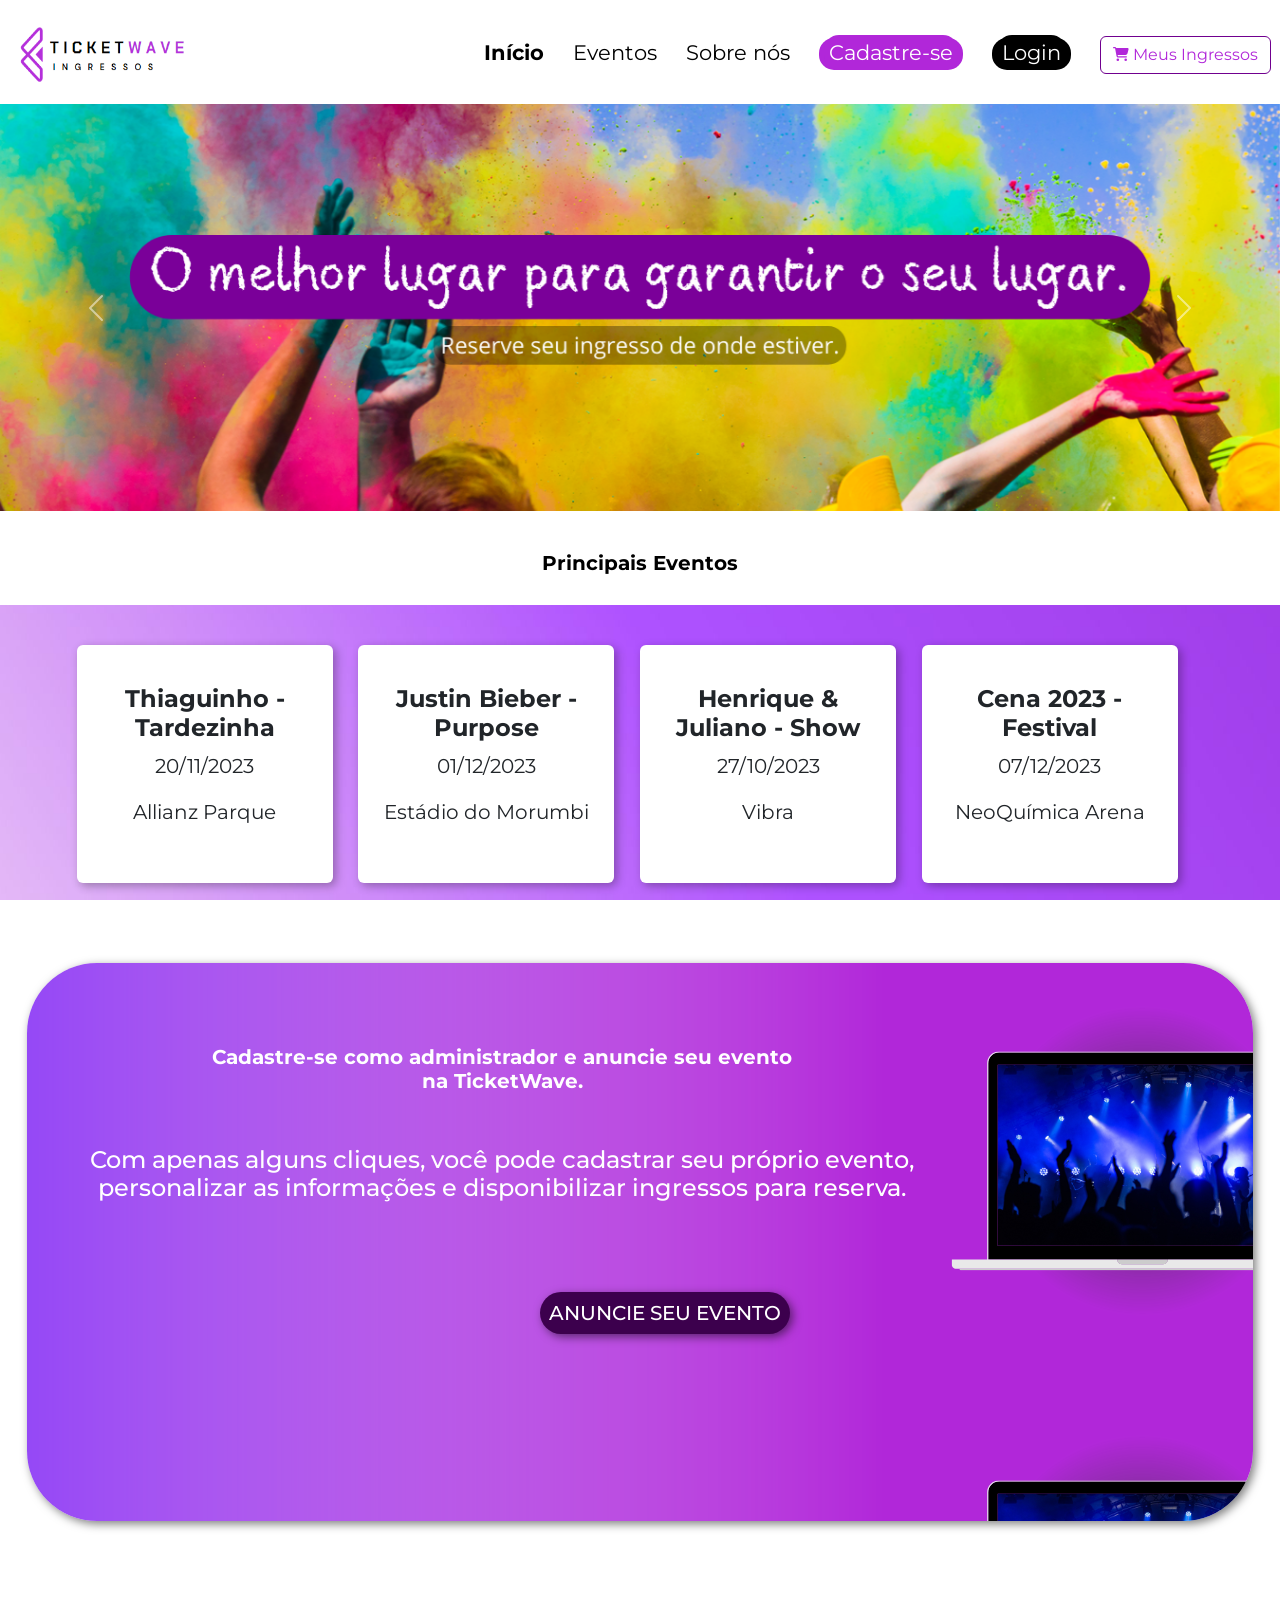
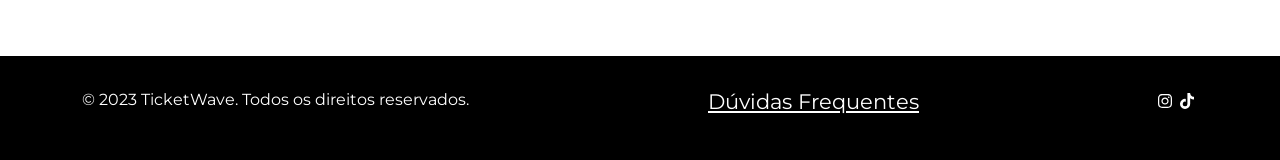
<file: PIatualizado-main/PIatualizado-main/index.html>
<!DOCTYPE html>
<html lang="pt-br">

<head>
  <meta charset="UTF-8">
  <meta name="viewport" content="width=device-width, initial-scale=1.0">
  <title>TicketWave - Reserva de Ingressos</title>
  <link rel="icon" href="./img/logo-semfundo.png" type="image/Vector">
  <link href="https://cdn.jsdelivr.net/npm/bootstrap@5.3.2/dist/css/bootstrap.min.css" rel="stylesheet"
    integrity="sha384-T3c6CoIi6uLrA9TneNEoa7RxnatzjcDSCmG1MXxSR1GAsXEV/Dwwykc2MPK8M2HN" crossorigin="anonymous">
  <link rel="stylesheet" href="./css/style.css">
</head>


<body>
  <!--CABEÇALHO-->
  <header class="cabecalho">
    <img src="./img/LOGO.png" alt="logo da empresa" width="185" height="60">
    <nav>
      <ul class="menu-navegacao">
        <li><a id="inicio-cabecalho" href="index.html">Início</a></li>
        <li><a href="eventos.html">Eventos</a></li>
        <li><a href="sobre.html">Sobre nós</a></li>
        <li class="cadastro-inicio"><a class="cadastro-inicio" href="tela-cadastro.html">Cadastre-se</a></li>
        <li class="login-inicio"><a class="login-inicio" href="tela-login.html">Login</a></li>
        <li class="meu-ingresso"><a href="meus-ingressos.html"><button type="button" id="botao-meus-eventos" class="btn btn-outline-dark"><svg xmlns="http://www.w3.org/2000/svg" height="0.875em" viewBox="0 0 576 512"><!--! Font Awesome Free 6.4.2 by @fontawesome - https://fontawesome.com License - https://fontawesome.com/license (Commercial License) Copyright 2023 Fonticons, Inc. --><path d="M0 24C0 10.7 10.7 0 24 0H69.5c22 0 41.5 12.8 50.6 32h411c26.3 0 45.5 25 38.6 50.4l-41 152.3c-8.5 31.4-37 53.3-69.5 53.3H170.7l5.4 28.5c2.2 11.3 12.1 19.5 23.6 19.5H488c13.3 0 24 10.7 24 24s-10.7 24-24 24H199.7c-34.6 0-64.3-24.6-70.7-58.5L77.4 54.5c-.7-3.8-4-6.5-7.9-6.5H24C10.7 48 0 37.3 0 24zM128 464a48 48 0 1 1 96 0 48 48 0 1 1 -96 0zm336-48a48 48 0 1 1 0 96 48 48 0 1 1 0-96z" fill="#b127d9"/></svg>Meus Ingressos</button></a></li>
      </ul>
    </nav>
  </header>

  <!--CARROSSEL DE SLIDES-->

  <div id="carouselExampleAutoplaying" class="carousel slide" data-bs-ride="carousel">
    <div class="carousel-inner">
      <div class="carousel-item active">
        <img src="./img/slogan.png" class="d-block w-100" alt="img1">
      </div>
      <div class="carousel-item">
        <img src="./img/coldplay.png" class="d-block w-100" alt="img2">
      </div>
      <div class="carousel-item">
        <img src="./img/taylor.png" class="d-block w-100" alt="img3">
      </div>
    </div>
    <button class="carousel-control-prev" type="button" data-bs-target="#carouselExampleAutoplaying"
      data-bs-slide="prev">
      <span class="carousel-control-prev-icon" aria-hidden="true"></span>
      <span class="visually-hidden">Previous</span>
    </button>
    <button class="carousel-control-next" type="button" data-bs-target="#carouselExampleAutoplaying"
      data-bs-slide="next">
      <span class="carousel-control-next-icon" aria-hidden="true"></span>
      <span class="visually-hidden">Next</span>
    </button>
  </div>

  <!--PRINCIPAIS EVENTOS-->

  <h2 class="eventos-titulo">Principais Eventos</h2>
  
  <div class="eventos">
    <div class="eventos-single" onclick="redirecionarParaPagina('tela-evento.html')">
      <h4 class="nome-evento">Thiaguinho - Tardezinha</h2>
        <p class="data-evento">20/11/2023</p>
        <p class="local-evento">Allianz Parque</p>
    </div>
    <div class="eventos-single" onclick="redirecionarParaPagina('tela-evento.html')">
      <h4 class="nome-evento">Justin Bieber - Purpose</h2>
        <p class="data-evento">01/12/2023</p>
        <p class="local-evento">Estádio do Morumbi</p>
    </div>
    <div class="eventos-single" onclick="redirecionarParaPagina('tela-evento.html')">
      <h4 class="nome-evento">Henrique & Juliano - Show</h2>
        <p class="data-evento">27/10/2023</p>
        <p class="local-evento">Vibra</p>
    </div>
    <div class="eventos-single" onclick="redirecionarParaPagina('tela-evento.html')">
      <h4 class="nome-evento">Cena 2023 - Festival</h2>
        <p class="data-evento">07/12/2023</p>
        <p class="local-evento">NeoQuímica Arena</p>
    </div>
  </div>

  <!--PERFIL ADMINISTRADOR-->
  <div class="perfil-admin">
    <div class="texto-admin">
      <h2 class="Anuncie">Cadastre-se como administrador e anuncie seu evento<br>na TicketWave.</h2>
      <h4 class="Desc-anuncie">Com apenas alguns cliques, você pode cadastrar seu próprio evento,<br>personalizar as informações e disponibilizar ingressos para reserva.</h4>
      <h4 class="botao-adm">ANUNCIE SEU EVENTO</h4>
    </div>
  </div>

  <!--RODAPÉ-->
  <footer>
    <div class = "container">
      <div class="footer-content">
        <p>© 2023 TicketWave. Todos os direitos reservados.</p>
        <a class = "duvidas" href="#">Dúvidas Frequentes</a>
        <div class="redes">
          <svg xmlns="http://www.w3.org/2000/svg" height="1em" viewBox="0 0 448 512"><!--! Font Awesome Free 6.4.2 by @fontawesome - https://fontawesome.com License - https://fontawesome.com/license (Commercial License) Copyright 2023 Fonticons, Inc. --><path d="M224.1 141c-63.6 0-114.9 51.3-114.9 114.9s51.3 114.9 114.9 114.9S339 319.5 339 255.9 287.7 141 224.1 141zm0 189.6c-41.1 0-74.7-33.5-74.7-74.7s33.5-74.7 74.7-74.7 74.7 33.5 74.7 74.7-33.6 74.7-74.7 74.7zm146.4-194.3c0 14.9-12 26.8-26.8 26.8-14.9 0-26.8-12-26.8-26.8s12-26.8 26.8-26.8 26.8 12 26.8 26.8zm76.1 27.2c-1.7-35.9-9.9-67.7-36.2-93.9-26.2-26.2-58-34.4-93.9-36.2-37-2.1-147.9-2.1-184.9 0-35.8 1.7-67.6 9.9-93.9 36.1s-34.4 58-36.2 93.9c-2.1 37-2.1 147.9 0 184.9 1.7 35.9 9.9 67.7 36.2 93.9s58 34.4 93.9 36.2c37 2.1 147.9 2.1 184.9 0 35.9-1.7 67.7-9.9 93.9-36.2 26.2-26.2 34.4-58 36.2-93.9 2.1-37 2.1-147.8 0-184.8zM398.8 388c-7.8 19.6-22.9 34.7-42.6 42.6-29.5 11.7-99.5 9-132.1 9s-102.7 2.6-132.1-9c-19.6-7.8-34.7-22.9-42.6-42.6-11.7-29.5-9-99.5-9-132.1s-2.6-102.7 9-132.1c7.8-19.6 22.9-34.7 42.6-42.6 29.5-11.7 99.5-9 132.1-9s102.7-2.6 132.1 9c19.6 7.8 34.7 22.9 42.6 42.6 11.7 29.5 9 99.5 9 132.1s2.7 102.7-9 132.1z" fill="white"/></svg>
          <svg xmlns="http://www.w3.org/2000/svg" height="1em" viewBox="0 0 448 512"><!--! Font Awesome Free 6.4.2 by @fontawesome - https://fontawesome.com License - https://fontawesome.com/license (Commercial License) Copyright 2023 Fonticons, Inc. --><path d="M448,209.91a210.06,210.06,0,0,1-122.77-39.25V349.38A162.55,162.55,0,1,1,185,188.31V278.2a74.62,74.62,0,1,0,52.23,71.18V0l88,0a121.18,121.18,0,0,0,1.86,22.17h0A122.18,122.18,0,0,0,381,102.39a121.43,121.43,0,0,0,67,20.14Z" fill="white"/></svg>
        </div>  
      </div>
    </div>
  </footer>

  <script src="https://cdn.jsdelivr.net/npm/bootstrap@5.3.2/dist/js/bootstrap.bundle.min.js" integrity="sha384-C6RzsynM9kWDrMNeT87bh95OGNyZPhcTNXj1NW7RuBCsyN/o0jlpcV8Qyq46cDfL"crossorigin="anonymous"></script>

  
  <script>
    function redirecionarParaPagina(pagina) {
      window.location.href = pagina;
    }
  </script>



</body>

</html>
</file>
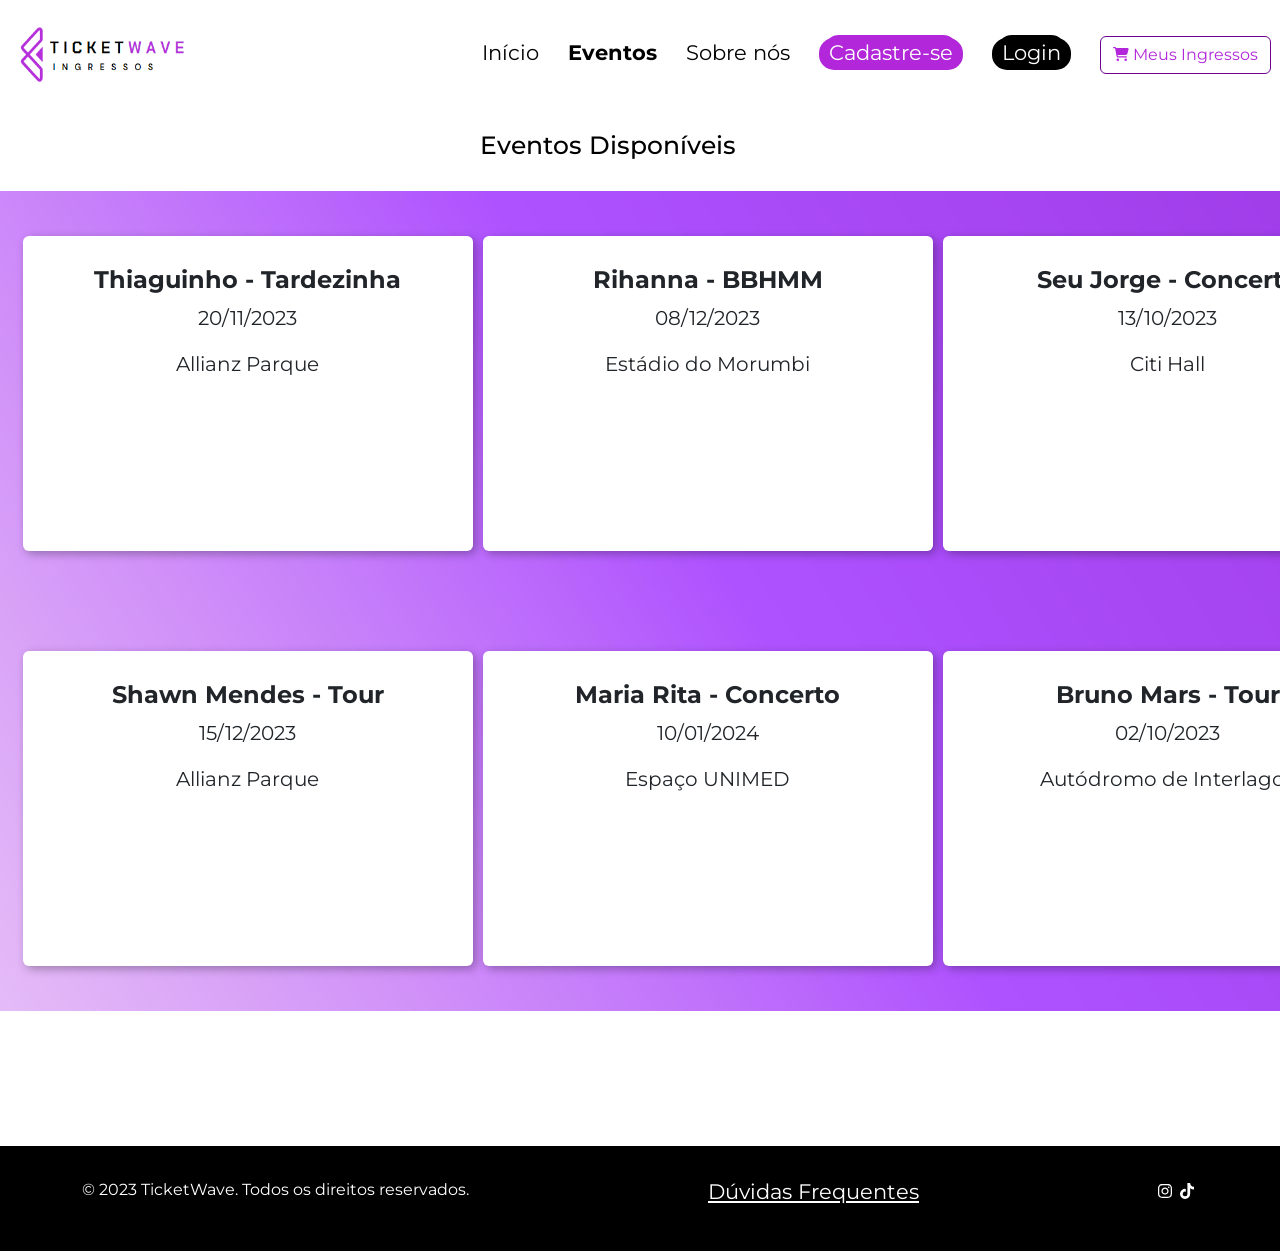
<file: PIatualizado-main/PIatualizado-main/eventos.html>
<!DOCTYPE html>
<html lang="pt-br">

<head>
  <meta charset="UTF-8">
  <meta name="viewport" content="width=device-width, initial-scale=1.0">
  <title>TicketWave - Reserva de Ingressos</title>
  <link rel="icon" href="./img/logo-semfundo.png" type="image/Vector">
  <link href="https://cdn.jsdelivr.net/npm/bootstrap@5.3.2/dist/css/bootstrap.min.css" rel="stylesheet"
    integrity="sha384-T3c6CoIi6uLrA9TneNEoa7RxnatzjcDSCmG1MXxSR1GAsXEV/Dwwykc2MPK8M2HN" crossorigin="anonymous">
  <link rel="stylesheet" href="./css/style.css">
</head>


<body>
  <!--CABEÇALHO-->
  <header class="cabecalho">
    <img src="./img/LOGO.png" alt="logo da empresa" width="185" height="60">
    <nav>
      <ul class="menu-navegacao">
        <li><a href="index.html">Início</a></li>
        <li><a id="eventos-cabecalho" href="eventos.html">Eventos</a></li>
        <li><a href="sobre.html">Sobre nós</a></li>
        <li class="cadastro-inicio"><a class="cadastro-inicio" href="tela-cadastro.html">Cadastre-se</a></li>
        <li class="login-inicio"><a class="login-inicio" href="tela-login.html">Login</a></li>
        <li class="meu-ingresso"><a href="meus-ingressos.html"><button type="button" id="botao-meus-eventos" class="btn btn-outline-dark"><svg xmlns="http://www.w3.org/2000/svg" height="0.875em" viewBox="0 0 576 512"><!--! Font Awesome Free 6.4.2 by @fontawesome - https://fontawesome.com License - https://fontawesome.com/license (Commercial License) Copyright 2023 Fonticons, Inc. --><path d="M0 24C0 10.7 10.7 0 24 0H69.5c22 0 41.5 12.8 50.6 32h411c26.3 0 45.5 25 38.6 50.4l-41 152.3c-8.5 31.4-37 53.3-69.5 53.3H170.7l5.4 28.5c2.2 11.3 12.1 19.5 23.6 19.5H488c13.3 0 24 10.7 24 24s-10.7 24-24 24H199.7c-34.6 0-64.3-24.6-70.7-58.5L77.4 54.5c-.7-3.8-4-6.5-7.9-6.5H24C10.7 48 0 37.3 0 24zM128 464a48 48 0 1 1 96 0 48 48 0 1 1 -96 0zm336-48a48 48 0 1 1 0 96 48 48 0 1 1 0-96z" fill="#b127d9"/></svg>Meus Ingressos</button></a></li>
      </ul>
    </nav>
  </header>

  <!--LISTA DE EVENTOS-->
  <h3 class="lista-eventos">Eventos Disponíveis</h3>
  <div class="grid-container">
    <div class="grid-item" onclick="redirecionarParaPagina('tela-evento.html')">
        <h4 class="nome-evento">Thiaguinho - Tardezinha</h4>
          <p class="data-evento">20/11/2023</p>
          <p class="local-evento">Allianz Parque</p>
    </div>
    <div class="grid-item" onclick="redirecionarParaPagina('tela-evento.html')">
        <h4 class="nome-evento">Rihanna - BBHMM</h4>
          <p class="data-evento">08/12/2023</p>
          <p class="local-evento">Estádio do Morumbi</p>
    </div>
    <div class="grid-item" onclick="redirecionarParaPagina('tela-evento.html')">
        <h4 class="nome-evento">Seu Jorge - Concerto</h4>
          <p class="data-evento">13/10/2023</p>
          <p class="local-evento">Citi Hall</p>
    </div>
    <div class="grid-item" onclick="redirecionarParaPagina('tela-evento.html')">
        <h4 class="nome-evento">Shawn Mendes - Tour</h4>
        <p class="data-evento">15/12/2023</p>
        <p class="local-evento">Allianz Parque</p>
    </div>
    <div class="grid-item" onclick="redirecionarParaPagina('tela-evento.html')">
        <h4 class="nome-evento">Maria Rita - Concerto</h4>
          <p class="data-evento">10/01/2024</p>
          <p class="local-evento">Espaço UNIMED</p>
    </div>
    <div class="grid-item" onclick="redirecionarParaPagina('tela-evento.html')">
        <h4 class="nome-evento">Bruno Mars - Tour</h4>
          <p class="data-evento">02/10/2023</p>
          <p class="local-evento">Autódromo de Interlagos</p>
    </div>
   </div>

   <!--RODAPÉ-->
  <footer>
    <div class = "container">
      <div class="footer-content">
        <p>© 2023 TicketWave. Todos os direitos reservados.</p>
        <a class = "duvidas" href="#">Dúvidas Frequentes</a>
        <div class="redes">
          <svg xmlns="http://www.w3.org/2000/svg" height="1em" viewBox="0 0 448 512"><!--! Font Awesome Free 6.4.2 by @fontawesome - https://fontawesome.com License - https://fontawesome.com/license (Commercial License) Copyright 2023 Fonticons, Inc. --><path d="M224.1 141c-63.6 0-114.9 51.3-114.9 114.9s51.3 114.9 114.9 114.9S339 319.5 339 255.9 287.7 141 224.1 141zm0 189.6c-41.1 0-74.7-33.5-74.7-74.7s33.5-74.7 74.7-74.7 74.7 33.5 74.7 74.7-33.6 74.7-74.7 74.7zm146.4-194.3c0 14.9-12 26.8-26.8 26.8-14.9 0-26.8-12-26.8-26.8s12-26.8 26.8-26.8 26.8 12 26.8 26.8zm76.1 27.2c-1.7-35.9-9.9-67.7-36.2-93.9-26.2-26.2-58-34.4-93.9-36.2-37-2.1-147.9-2.1-184.9 0-35.8 1.7-67.6 9.9-93.9 36.1s-34.4 58-36.2 93.9c-2.1 37-2.1 147.9 0 184.9 1.7 35.9 9.9 67.7 36.2 93.9s58 34.4 93.9 36.2c37 2.1 147.9 2.1 184.9 0 35.9-1.7 67.7-9.9 93.9-36.2 26.2-26.2 34.4-58 36.2-93.9 2.1-37 2.1-147.8 0-184.8zM398.8 388c-7.8 19.6-22.9 34.7-42.6 42.6-29.5 11.7-99.5 9-132.1 9s-102.7 2.6-132.1-9c-19.6-7.8-34.7-22.9-42.6-42.6-11.7-29.5-9-99.5-9-132.1s-2.6-102.7 9-132.1c7.8-19.6 22.9-34.7 42.6-42.6 29.5-11.7 99.5-9 132.1-9s102.7-2.6 132.1 9c19.6 7.8 34.7 22.9 42.6 42.6 11.7 29.5 9 99.5 9 132.1s2.7 102.7-9 132.1z" fill="white"/></svg>
          <svg xmlns="http://www.w3.org/2000/svg" height="1em" viewBox="0 0 448 512"><!--! Font Awesome Free 6.4.2 by @fontawesome - https://fontawesome.com License - https://fontawesome.com/license (Commercial License) Copyright 2023 Fonticons, Inc. --><path d="M448,209.91a210.06,210.06,0,0,1-122.77-39.25V349.38A162.55,162.55,0,1,1,185,188.31V278.2a74.62,74.62,0,1,0,52.23,71.18V0l88,0a121.18,121.18,0,0,0,1.86,22.17h0A122.18,122.18,0,0,0,381,102.39a121.43,121.43,0,0,0,67,20.14Z" fill="white"/></svg>
        </div>  
      </div>
    </div>
  </footer>

  <script src="script.js"></script>
  <script src="https://cdn.jsdelivr.net/npm/bootstrap@5.3.2/dist/js/bootstrap.bundle.min.js" integrity="sha384-C6RzsynM9kWDrMNeT87bh95OGNyZPhcTNXj1NW7RuBCsyN/o0jlpcV8Qyq46cDfL"crossorigin="anonymous"></script>

  <script>
    function redirecionarParaPagina(pagina) {
      window.location.href = pagina;
    }
  </script>


</body>

</html>
</file>
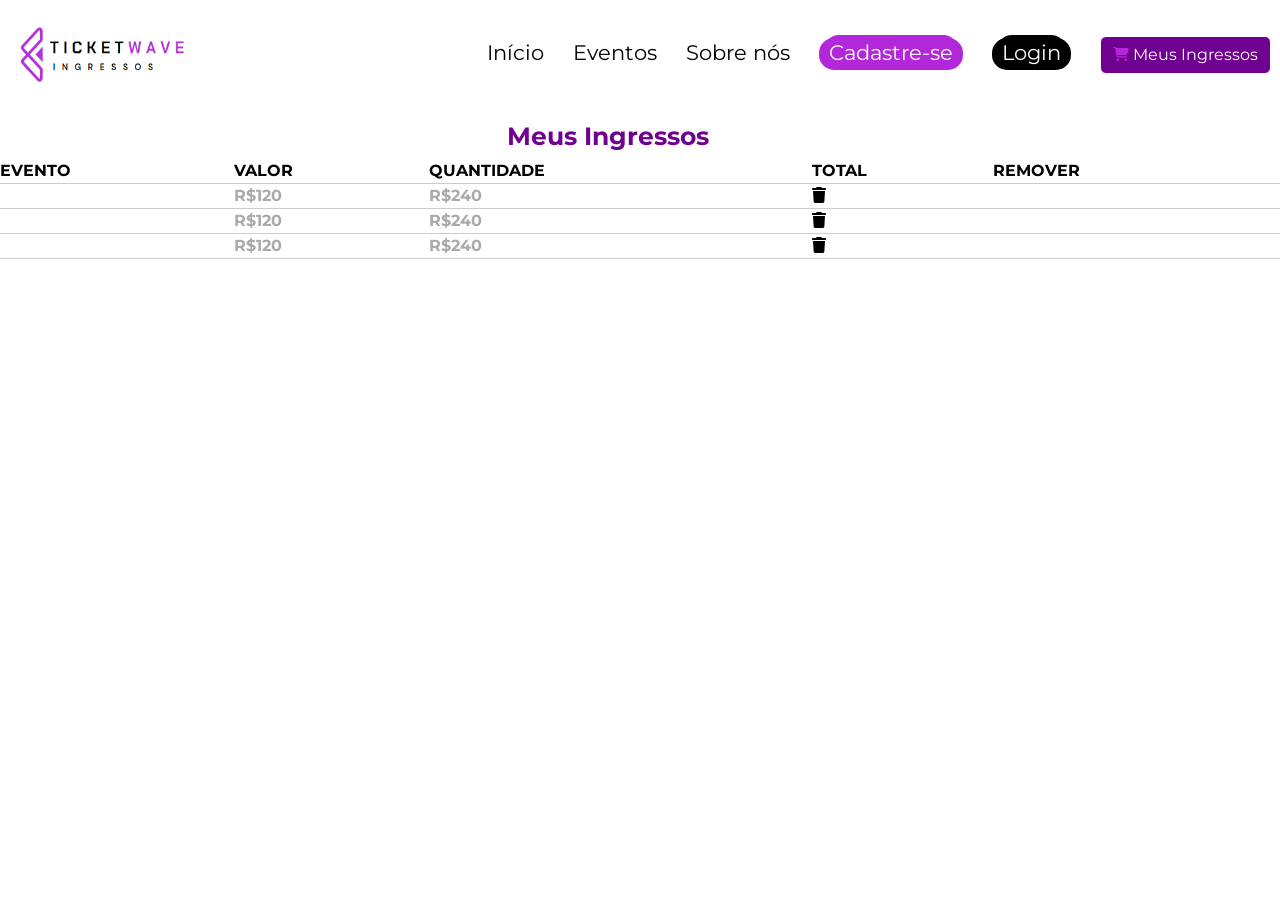
<file: PIatualizado-main/PIatualizado-main/meus-ingressos.html>
<!DOCTYPE html>
<html lang="pt-br">

<head>
  <meta charset="UTF-8">
  <meta name="viewport" content="width=device-width, initial-scale=1.0">
  <title>TicketWave - Reserva de Ingressos</title>
  <link rel="icon" href="./img/logo-semfundo.png" type="image/Vector">
  <link href="https://cdn.jsdelivr.net/npm/bootstrap@5.3.2/dist/css/bootstrap.min.css" rel="stylesheet"
    integrity="sha384-T3c6CoIi6uLrA9TneNEoa7RxnatzjcDSCmG1MXxSR1GAsXEV/Dwwykc2MPK8M2HN" crossorigin="anonymous">
  <link rel="stylesheet" href="./css/style.css">
</head>

<body>

  <!--CABEÇALHO-->
  <header class="cabecalho">
    <img src="./img/LOGO.png" alt="logo da empresa" width="185" height="60">
    <nav>
      <ul class="menu-navegacao">
        <li><a href="index.html">Início</a></li>
        <li><a href="eventos.html">Eventos</a></li>
        <li><a href="sobre.html">Sobre nós</a></li>
        <li class="cadastro-inicio"><a class="cadastro-inicio" href="tela-cadastro.html">Cadastre-se</a></li>
        <li class="login-inicio"><a class="login-inicio" href="tela-login.html">Login</a></li>
        <li class="meu-ingresso"><a href="meus-ingressos.html"><button type="button" id="botao-meus-eventos2" class="btn btn-outline-dark"><svg xmlns="http://www.w3.org/2000/svg" height="0.875em" viewBox="0 0 576 512"><!--! Font Awesome Free 6.4.2 by @fontawesome - https://fontawesome.com License - https://fontawesome.com/license (Commercial License) Copyright 2023 Fonticons, Inc. --><path d="M0 24C0 10.7 10.7 0 24 0H69.5c22 0 41.5 12.8 50.6 32h411c26.3 0 45.5 25 38.6 50.4l-41 152.3c-8.5 31.4-37 53.3-69.5 53.3H170.7l5.4 28.5c2.2 11.3 12.1 19.5 23.6 19.5H488c13.3 0 24 10.7 24 24s-10.7 24-24 24H199.7c-34.6 0-64.3-24.6-70.7-58.5L77.4 54.5c-.7-3.8-4-6.5-7.9-6.5H24C10.7 48 0 37.3 0 24zM128 464a48 48 0 1 1 96 0 48 48 0 1 1 -96 0zm336-48a48 48 0 1 1 0 96 48 48 0 1 1 0-96z" fill="#b127d9"/></svg>Meus Ingressos</button></a></li>
      </ul>
    </nav>
  </header>


  <!--CONTEÚDO DOS CARRINHOS-->
  <H3 class="titulo-carrinho-ingressos">Meus Ingressos</H3>
  <div class="lista-ingressos">
    <section>
      <table class="carrinho-ingressos">
        <thead>
          <tr>
            <th>Evento</th>
            <th>Valor</th>
            <th>Quantidade</th>
            <th>Total</th>
            <th>Remover</th>
          </tr>
        </thead>
        <tbody>
          <td></td>
          <td>R$120</td>
          <td>R$240</td>
          <td><svg id= "delete-ingresso" xmlns="http://www.w3.org/2000/svg" height="1em" viewBox="0 0 448 512"><!--! Font Awesome Free 6.4.2 by @fontawesome - https://fontawesome.com License - https://fontawesome.com/license (Commercial License) Copyright 2023 Fonticons, Inc. --><path d="M135.2 17.7L128 32H32C14.3 32 0 46.3 0 64S14.3 96 32 96H416c17.7 0 32-14.3 32-32s-14.3-32-32-32H320l-7.2-14.3C307.4 6.8 296.3 0 284.2 0H163.8c-12.1 0-23.2 6.8-28.6 17.7zM416 128H32L53.2 467c1.6 25.3 22.6 45 47.9 45H346.9c25.3 0 46.3-19.7 47.9-45L416 128z"/></svg></td>
        </tbody>
        <tbody>
          <td></td>
          <td>R$120</td>
          <td>R$240</td>
          <td><svg id= "delete-ingresso" xmlns="http://www.w3.org/2000/svg" height="1em" viewBox="0 0 448 512"><!--! Font Awesome Free 6.4.2 by @fontawesome - https://fontawesome.com License - https://fontawesome.com/license (Commercial License) Copyright 2023 Fonticons, Inc. --><path d="M135.2 17.7L128 32H32C14.3 32 0 46.3 0 64S14.3 96 32 96H416c17.7 0 32-14.3 32-32s-14.3-32-32-32H320l-7.2-14.3C307.4 6.8 296.3 0 284.2 0H163.8c-12.1 0-23.2 6.8-28.6 17.7zM416 128H32L53.2 467c1.6 25.3 22.6 45 47.9 45H346.9c25.3 0 46.3-19.7 47.9-45L416 128z"/></svg></td>
        </tbody>
        <tbody>
          <td></td>
          <td>R$120</td>
          <td>R$240</td>
          <td><svg id= "delete-ingresso" xmlns="http://www.w3.org/2000/svg" height="1em" viewBox="0 0 448 512"><!--! Font Awesome Free 6.4.2 by @fontawesome - https://fontawesome.com License - https://fontawesome.com/license (Commercial License) Copyright 2023 Fonticons, Inc. --><path d="M135.2 17.7L128 32H32C14.3 32 0 46.3 0 64S14.3 96 32 96H416c17.7 0 32-14.3 32-32s-14.3-32-32-32H320l-7.2-14.3C307.4 6.8 296.3 0 284.2 0H163.8c-12.1 0-23.2 6.8-28.6 17.7zM416 128H32L53.2 467c1.6 25.3 22.6 45 47.9 45H346.9c25.3 0 46.3-19.7 47.9-45L416 128z"/></svg></td>
        </tbody>
      </table>
    </section>


  </div>



  
  <script src="https://cdn.jsdelivr.net/npm/bootstrap@5.3.2/dist/js/bootstrap.bundle.min.js" integrity="sha384-C6RzsynM9kWDrMNeT87bh95OGNyZPhcTNXj1NW7RuBCsyN/o0jlpcV8Qyq46cDfL" crossorigin="anonymous"></script>

</body>

</html>
</file>
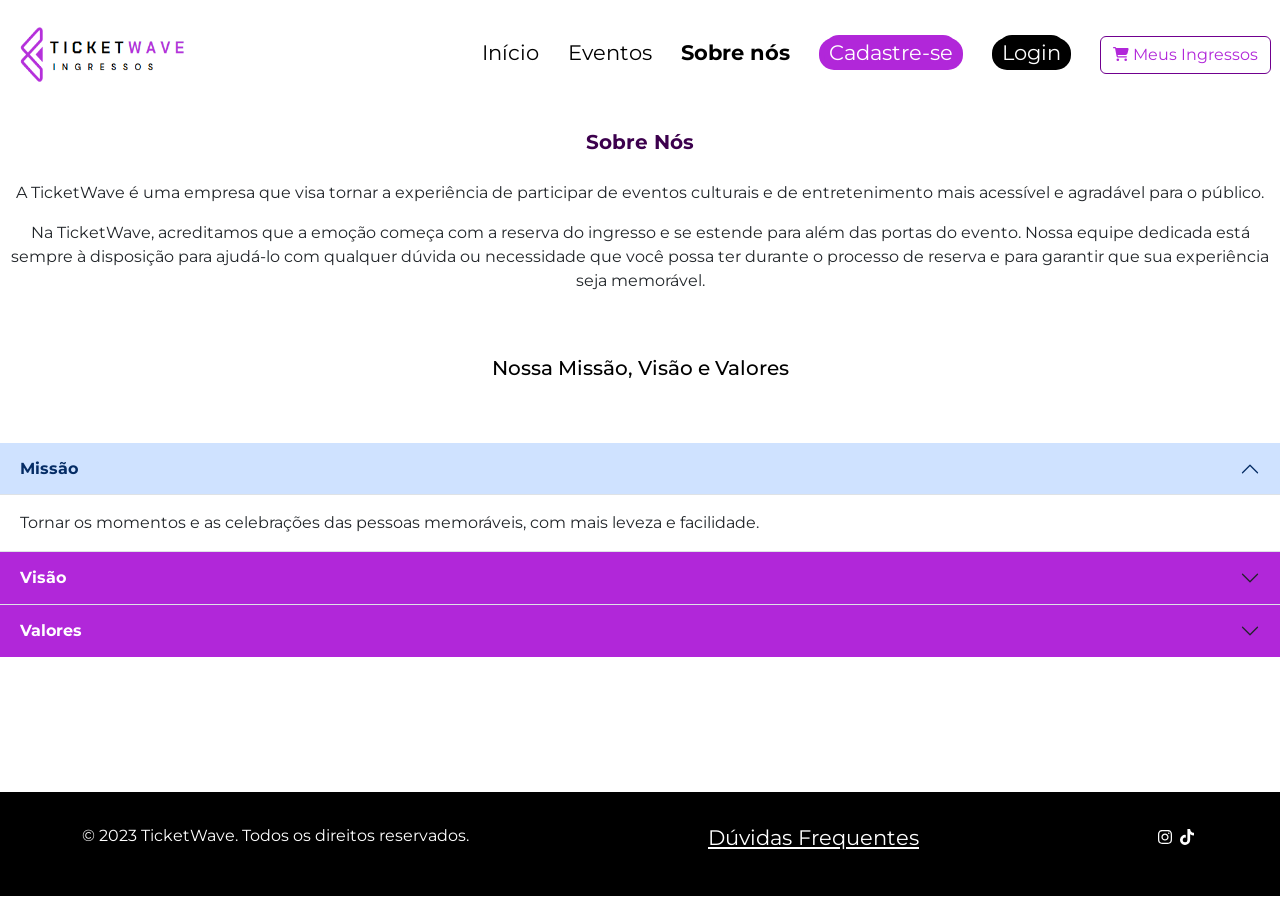
<file: PIatualizado-main/PIatualizado-main/sobre.html>
<!DOCTYPE html>
<html lang="pt-br">

<head>
  <meta charset="UTF-8">
  <meta name="viewport" content="width=device-width, initial-scale=1.0">
  <title>TicketWave - Reserva de Ingressos</title>
  <link rel="icon" href="./img/logo-semfundo.png" type="image/Vector">
  <link href="https://cdn.jsdelivr.net/npm/bootstrap@5.3.2/dist/css/bootstrap.min.css" rel="stylesheet"
    integrity="sha384-T3c6CoIi6uLrA9TneNEoa7RxnatzjcDSCmG1MXxSR1GAsXEV/Dwwykc2MPK8M2HN" crossorigin="anonymous">
  <link rel="stylesheet" href="./css/style.css">
</head>


<body>
  <!--CABEÇALHO-->
  <header class="cabecalho">
    <img src="./img/LOGO.png" alt="logo da empresa" width="185" height="60">
    <nav>
      <ul class="menu-navegacao">
        <li><a href="index.html">Início</a></li>
        <li><a href="eventos.html">Eventos</a></li>
        <li><a id="sobre-cabecalho" href="sobre.html">Sobre nós</a></li>
        <li class="cadastro-inicio"><a class="cadastro-inicio" href="tela-cadastro.html">Cadastre-se</a></li>
        <li class="login-inicio"><a class="login-inicio" href="tela-login.html">Login</a></li>
        <li class="meu-ingresso"><a href="meus-ingressos.html"><button type="button" id="botao-meus-eventos" class="btn btn-outline-dark"><svg xmlns="http://www.w3.org/2000/svg" height="0.875em" viewBox="0 0 576 512"><!--! Font Awesome Free 6.4.2 by @fontawesome - https://fontawesome.com License - https://fontawesome.com/license (Commercial License) Copyright 2023 Fonticons, Inc. --><path d="M0 24C0 10.7 10.7 0 24 0H69.5c22 0 41.5 12.8 50.6 32h411c26.3 0 45.5 25 38.6 50.4l-41 152.3c-8.5 31.4-37 53.3-69.5 53.3H170.7l5.4 28.5c2.2 11.3 12.1 19.5 23.6 19.5H488c13.3 0 24 10.7 24 24s-10.7 24-24 24H199.7c-34.6 0-64.3-24.6-70.7-58.5L77.4 54.5c-.7-3.8-4-6.5-7.9-6.5H24C10.7 48 0 37.3 0 24zM128 464a48 48 0 1 1 96 0 48 48 0 1 1 -96 0zm336-48a48 48 0 1 1 0 96 48 48 0 1 1 0-96z" fill="#b127d9"/></svg>Meus Ingressos</button></a></li>
      </ul>
    </nav>
  </header>

  <!--CORPO-->
  <div class="sobre-nos">
    <h2 class="sobre-titulo">Sobre Nós</h2>
    <p class="corpo-sobre">A TicketWave é uma empresa que visa tornar a experiência de participar de eventos culturais e de entretenimento mais acessível e agradável para o público.</p>
    <p class="corpo-sobre">Na TicketWave, acreditamos que a emoção começa com a reserva do ingresso e se estende para além das portas do evento. Nossa equipe dedicada está sempre à disposição para ajudá-lo com qualquer dúvida ou necessidade que você possa ter durante o processo de reserva e para garantir que sua experiência seja memorável.</p>
  </div>

  <h2 class="mvv">Nossa Missão, Visão e Valores</h2>

    <div class="accordion accordion-flush" id="accordionExample">
        <div class="accordion-item">
          <h2 class="accordion-header">
            <button class="accordion-button" type="button" data-bs-toggle="collapse" data-bs-target="#collapseOne" aria-expanded="true" aria-controls="collapseOne">
             <strong>Missão</strong> 
            </button>
          </h2>
          <div id="collapseOne" class="accordion-collapse collapse show" data-bs-parent="#accordionExample">
            <div class="accordion-body">
            Tornar os momentos e as celebrações das pessoas memoráveis, com mais leveza e facilidade.
            </div>
          </div>
        </div>
        <div class="accordion-item">
          <h2 class="accordion-header">
            <button class="accordion-button collapsed" type="button" data-bs-toggle="collapse" data-bs-target="#collapseTwo" aria-expanded="false" aria-controls="collapseTwo">
            <strong>Visão</strong> 
            </button>
          </h2>
          <div id="collapseTwo" class="accordion-collapse collapse" data-bs-parent="#accordionExample">
            <div class="accordion-body">
                Se tornar o serviço referência no ramo do lazer entretenimento.
            </div>
          </div>
        </div>
        <div class="accordion-item">
          <h2 class="accordion-header">
            <button class="accordion-button collapsed" type="button" data-bs-toggle="collapse" data-bs-target="#collapseThree" aria-expanded="false" aria-controls="collapseThree">
            <strong>Valores</strong> 
            </button>
          </h2>
          <div id="collapseThree" class="accordion-collapse collapse" data-bs-parent="#accordionExample">
            <div class="accordion-body">
              <strong>Inovação</strong>, <strong>Confiança</strong>, <strong>Responsabilidade Social</strong> e <strong>Segurança. </strong>
            </div>
          </div>
        </div>
    </div>

    <!--RODAPÉ-->
    <footer>
        <div class = "container">
        <div class="footer-content">
            <p>© 2023 TicketWave. Todos os direitos reservados.</p>
            <a class = "duvidas" href="#">Dúvidas Frequentes</a>
            <div class="redes">
            <svg xmlns="http://www.w3.org/2000/svg" height="1em" viewBox="0 0 448 512"><!--! Font Awesome Free 6.4.2 by @fontawesome - https://fontawesome.com License - https://fontawesome.com/license (Commercial License) Copyright 2023 Fonticons, Inc. --><path d="M224.1 141c-63.6 0-114.9 51.3-114.9 114.9s51.3 114.9 114.9 114.9S339 319.5 339 255.9 287.7 141 224.1 141zm0 189.6c-41.1 0-74.7-33.5-74.7-74.7s33.5-74.7 74.7-74.7 74.7 33.5 74.7 74.7-33.6 74.7-74.7 74.7zm146.4-194.3c0 14.9-12 26.8-26.8 26.8-14.9 0-26.8-12-26.8-26.8s12-26.8 26.8-26.8 26.8 12 26.8 26.8zm76.1 27.2c-1.7-35.9-9.9-67.7-36.2-93.9-26.2-26.2-58-34.4-93.9-36.2-37-2.1-147.9-2.1-184.9 0-35.8 1.7-67.6 9.9-93.9 36.1s-34.4 58-36.2 93.9c-2.1 37-2.1 147.9 0 184.9 1.7 35.9 9.9 67.7 36.2 93.9s58 34.4 93.9 36.2c37 2.1 147.9 2.1 184.9 0 35.9-1.7 67.7-9.9 93.9-36.2 26.2-26.2 34.4-58 36.2-93.9 2.1-37 2.1-147.8 0-184.8zM398.8 388c-7.8 19.6-22.9 34.7-42.6 42.6-29.5 11.7-99.5 9-132.1 9s-102.7 2.6-132.1-9c-19.6-7.8-34.7-22.9-42.6-42.6-11.7-29.5-9-99.5-9-132.1s-2.6-102.7 9-132.1c7.8-19.6 22.9-34.7 42.6-42.6 29.5-11.7 99.5-9 132.1-9s102.7-2.6 132.1 9c19.6 7.8 34.7 22.9 42.6 42.6 11.7 29.5 9 99.5 9 132.1s2.7 102.7-9 132.1z" fill="white"/></svg>
            <svg xmlns="http://www.w3.org/2000/svg" height="1em" viewBox="0 0 448 512"><!--! Font Awesome Free 6.4.2 by @fontawesome - https://fontawesome.com License - https://fontawesome.com/license (Commercial License) Copyright 2023 Fonticons, Inc. --><path d="M448,209.91a210.06,210.06,0,0,1-122.77-39.25V349.38A162.55,162.55,0,1,1,185,188.31V278.2a74.62,74.62,0,1,0,52.23,71.18V0l88,0a121.18,121.18,0,0,0,1.86,22.17h0A122.18,122.18,0,0,0,381,102.39a121.43,121.43,0,0,0,67,20.14Z" fill="white"/></svg>
            </div>  
        </div>
        </div>
    </footer>

  
  <script src="https://cdn.jsdelivr.net/npm/bootstrap@5.3.2/dist/js/bootstrap.bundle.min.js" integrity="sha384-C6RzsynM9kWDrMNeT87bh95OGNyZPhcTNXj1NW7RuBCsyN/o0jlpcV8Qyq46cDfL"crossorigin="anonymous"></script>

  </body>
  </html>
</file>
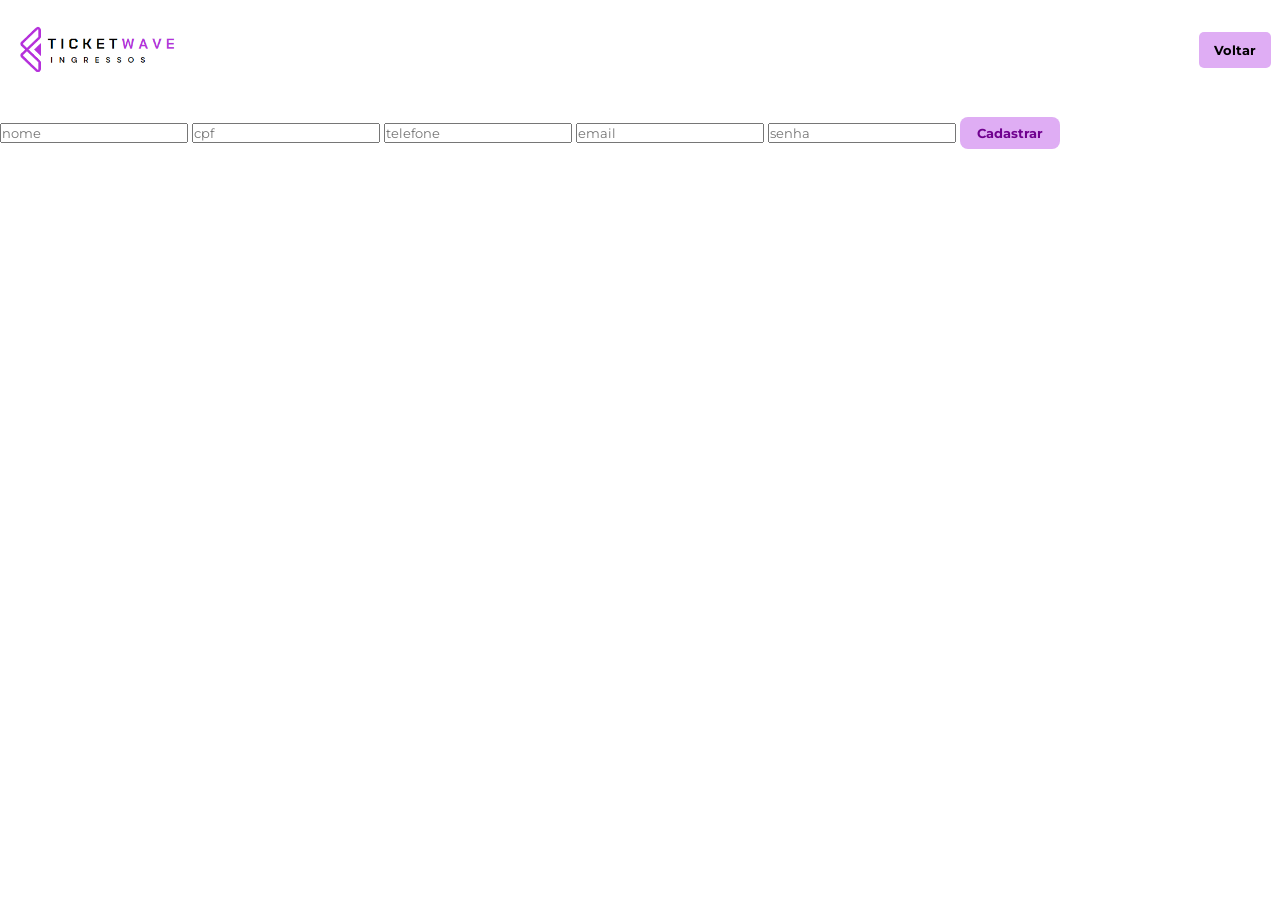
<file: PIatualizado-main/PIatualizado-main/tela-cadastro.html>
<!DOCTYPE html>
<html lang="pt-br">

<head>
    <meta charset="UTF-8">
    <meta name="TicketWave" content="Tela para acesso ao login">
    <meta name="viewport" content="width=device-width, initial-scale=1.0">
    <script src="./script.js" defer></script>
    <title>TicketWave - Login</title>
    <link rel="icon" href="./img/logo-semfundo.png" type="image/Vector">
    <link rel="stylesheet" href="./css/style.css">
</head>

<body>
    <header class="cabecalho">
        <img class="logo-login" src="./img/LOGO.png" alt="Logo do site" height="50" width="175">
        <a class="meuBotaoDois" href="index.html">Voltar</a>
    </header>

    <br><br>

    <div class="box">
        <form action="">
            <input class="nome" type="text" name="nome" placeholder="nome">
            <input class="cpf" type="text" name="cpf" placeholder="cpf">
            <input class="telefone" type="text" name="telefone" placeholder="telefone">
            <input class="login" type="text" name="login" placeholder="email">
            <input class="senha" type="password" name="senha" placeholder="senha">
            <button class="meuBotao">Cadastrar</button>
        </form>
    </div>

    

    <!--
    <main id="container">
        <form id="dadosLogin_form">
            <div id="form_header">
                <center>
                    <h3 class="h3Dois">Cadastro</h3>
                </center>
            </div>

            <div id="inputs">
                <div class="input-box">
                    <h2>Nome Completo:</h2>
                    <div class="input-field">
                        <input class="nome" type="text" id="nome" placeholder="">
                    </div>
                </div>
            </div>

            <div id="inputs">
                <div class="input-box">
                    <h2>CPF:</h2>
                    <div class="input-field">
                        <input class="cpf" type="text" id="cpf" name="cpf" pattern="[0-9]{11}" inputmode="numeric"
                            required>
                    </div>
                </div>
            </div>

            <div id="inputs">
                <div class="input-box">
                    <h2>Telefone:</h2>
                    <div class="input-field">
                        <input class="telefone" type="text" id="telefone" inputmode="numeric" required>
                    </div>
                </div>
            </div>

            <div id="inputs">
                <div class="input-box">
                    <h2>E-mail:</h2>
                    <div class="input-field">
                        <input class="email" type="text" id="email" placeholder="">
                    </div>
                </div>
            </div>

            <div id="inputs">
                <div class="input-box">
                    <h2>Criar Senha:</h2>
                    <div class="input-field">
                        <input class="senha" type="password" id="senha" placeholder="">
                    </div>
                </div>
            </div>

            <br>

            <div>
                <center>
                    <button class="meuBotao">Cadastrar</button>
                </center>
            </div>

            <br>

        </form>
    </main>


    <footer>
        <div class="container">
            <div class="footer-content">
                <p>© 2023 TicketWave. Todos os direitos reservados.</p>
            </div>
        </div>
    </footer>

</body>

</html>
-->
</file>
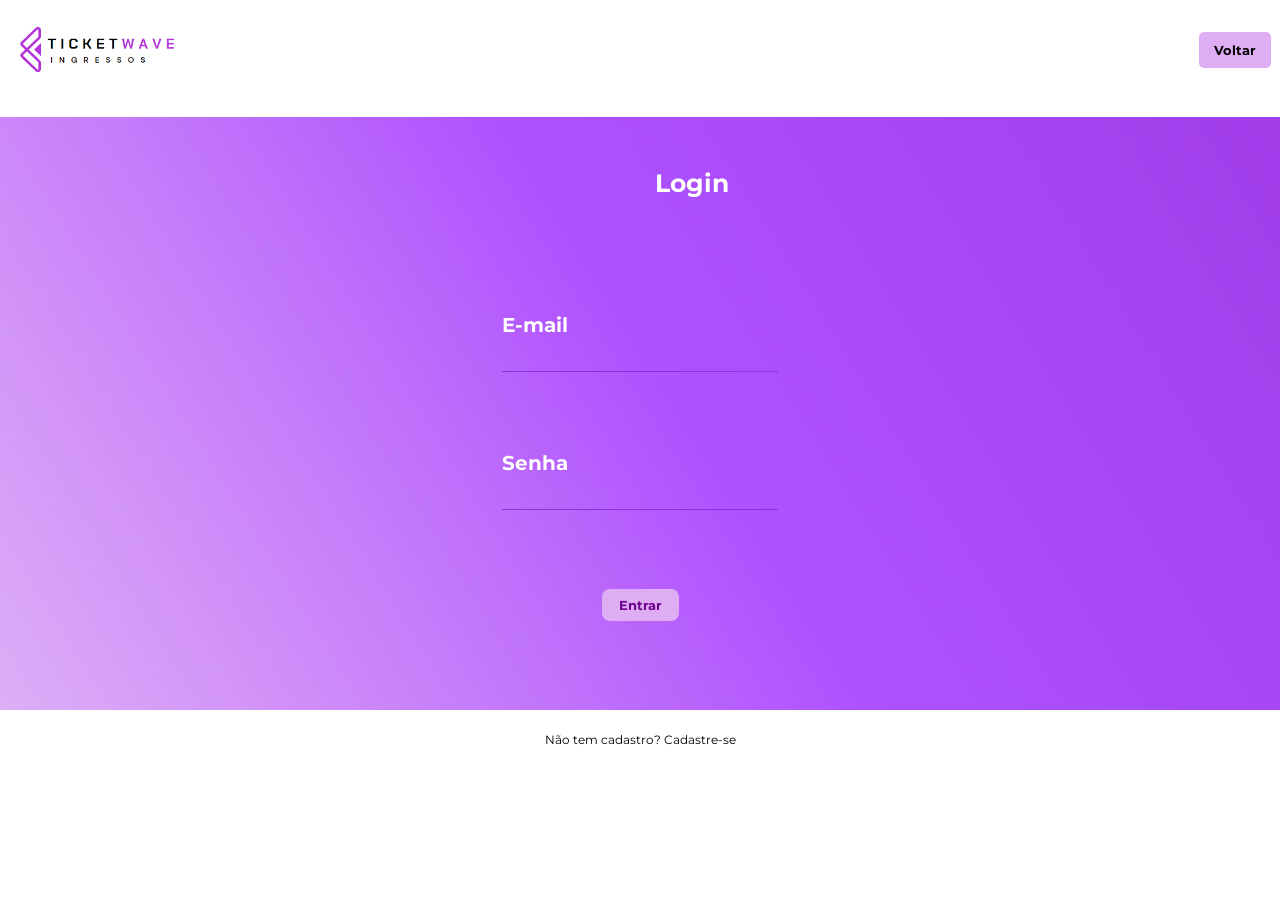
<file: PIatualizado-main/PIatualizado-main/tela-login.html>
<!DOCTYPE html>
<html lang="pt-br">

<head>
    <meta charset="UTF-8">
    <meta name="TicketWave" content="Tela para acesso ao login">
    <meta name="viewport" content="width=device-width, initial-scale=1.0">
    <script src="./login.js" defer></script>
    <title>TicketWave - Login</title>
    <link rel="icon" href="./img/logo-semfundo.png" type="image/Vector">
    <link rel="stylesheet" href="./css/style.css">
</head>

<body>
    <header class="cabecalho">
        <img class="logo-login" src="./img/LOGO.png" alt="Logo do site" height="50" width="175">
        <a class="meuBotaoDois" href="index.html">Voltar</a>
    </header>

    <div>
        <br><br>
        <main id="container">
            <form id="dadosLogin_form">
                <div id="form_header">
                    <center>
                        <h3 class="h3Dois">Login</h3>
                    </center>
                </div>

                <br>

                <div id="inputs">
                    <div class="input-box">
                        <h2>E-mail</h2>
                        <div class="input-field">
                            <input type="text" id="email" placeholder="">
                        </div>
                    </div>
                </div>

                <br>

                <div id="inputs">
                    <div class="input-box">
                        <h2>Senha</h2>
                        <div class="input-field">
                            <input type="password" id="senha" placeholder="">
                        </div>
                    </div>
                </div>

                <br>

                <div>
                    <center>
                        <button class="meuBotao">Entrar</button>
                    </center>
                </div>

                <br>
                
            </form>
        </main>
    </div>

    <br>

    <div>
        <center>
            <a class="h2Dois" href="tela-cadastro.html">Não tem cadastro? Cadastre-se</a>
        </center>
    </div>

    <br><br>

</body>

</html>
</file>
<file: PIatualizado-main/PIatualizado-main/css/style.css>
@import url('https://fonts.googleapis.com/css2?family=DM+Sans:opsz,wght@9..40,600&family=Montserrat:wght@100;300&family=PT+Sans&family=Quicksand:wght@300&display=swap');

*{
    margin:0;
    padding:0;
    font-family: 'Montserrat', sans-serif;
}

/*--------------------------------------------PÁGINA INICIAL------------------------------------------------------------*/

/* CABEÇALHO */

.cabecalho{ 
    display:flex;
    margin-top: 20px;
    justify-content: space-between;
    align-items: center;
    font-size: 18px;
    padding: 0.5vh 1vh;
}

#inicio-cabecalho{
    font-weight: bold;
}

#botao-meus-eventos {
    color:#B127D9;
    border-color:#70008f;
}

svg{
    margin-bottom: 2.5px;
    margin-right: 4px;
}

#botao-meus-eventos:hover, svg:hover{
    color:white;
    background-color: #70008f;
    border-color: white;
}


.menu-navegacao, li{
    display: inline;
    margin-left: 24px;
    cursor:pointer;
    list-style: none;
}

li:hover{
    font-weight: bold;
}

a {
    text-decoration: none;
    color: black;
}

.cadastro-inicio {
    background-color: #B127D9;
    color: white;
    border-radius: 15px;
    padding: 5px;
}

.login-inicio{
    background-color: black;
    color: white;
    border-radius: 15px;
    padding: 5px;
}


/* CARROSSEL DE SLIDES */

.carousel-inner{
    margin-top: 15px;
}

/*PRINCIPAIS EVENTOS*/

.eventos{
    display: flex;
    margin-top: 18px;
    justify-content: center;
    margin-bottom: 40px;
    background-image: url('../img/fundo1.jpg');
    padding: 40px 0;
    background-position: center;
    background-size: cover;
    background-repeat: no-repeat;
    background-attachment: fixed;
    text-align: center;
    
}

.eventos-titulo{
    margin-top: 40px;
    text-align: center;
    margin-bottom: 30px;
    color: black;
    font-weight: bold;
}

.eventos-single{
    background-color: white;
    width: 20%;
    margin-right: 2%;
    padding:40px 20px;
    font-size: 20px;
    cursor:pointer;
    border-radius: 6px;
    box-shadow: 3px 3px 10px rgba(0, 0, 0, 0.3);
}

.eventos-single:hover{
    transform: scale(1.1);
    transition: transform 0.3s ease;
}

.nome-evento{
    font-weight: bold;
}

/*PERFIL ADMINISTRADOR*/

.perfil-admin{
    background-image: url(../img/Admin2.png);
    background-size:auto;
    height: 62vh; 
    display: flex;
    border-radius: 70px;
    margin-left: 3vh;
    margin-right: 3vh;
    box-shadow: 3px 3px 10px rgba(0, 0, 0, 0.5);
}


.Anuncie{
    font-weight: bold;
    color: white;
    margin-top: 10px;
}

.texto-admin{
    display: flex;
    flex-direction: column;
    margin-top: 8vh;
    text-align: center;
    margin-left: 7vh;
}

.Desc-anuncie{
    margin-top: 5vh;
    color: white;
}

.botao-adm{
    margin-top: 9vh;
    background-color: #3c004d;
    color: white;
    border-radius: 30px;
    padding: 9px;
    font-size: 20px;
    height: fit-content;
    width: max-content;
    margin-left: 50vh;
    box-shadow: 3px 3px 10px rgba(0, 0, 0, 0.5);
}

.botao-adm:hover{
    transform: scale(1.1);
    transition: transform 0.3s ease;
    cursor: pointer;
}

/*RODAPÉ - FOOTER*/

footer {
    display: flex;
    font-family: 'Poppins', sans-serif;
    background-color: black;
    color: #fff;
    padding: 30px 0;
    margin-top: 15vh;
    flex-direction: row;
}

.duvidas{
    color: white;
    cursor: pointer;
    text-decoration: underline;
    margin-bottom: 1.5vh;
}

.footer-content {
    display: flex;
    justify-content: space-between;
    align-items: center;
}

.redes{
    align-items: center;
    position: relative;
    margin-bottom: 1.5vh;
}

/*--------------------------------------------MINHAS RESERVAS-----------------------------------------------------------*/

#botao-meus-eventos2 {
    color:white;
    background-color: #70008f;
    border-color: white;
}

.titulo-carrinho-ingressos{
    color:#70008f;
    font-weight: bold;
    text-align: center;
    margin-top: 3.5vh;
}

.carrinho-ingressos{
    width:100%;
    border-collapse: collapse;
}


tr{
    border-bottom: 0.5px solid #ccc;
    padding-bottom: 10px;
    text-transform: uppercase;
    color: #aaa;
    font-weight: bold;
}

th{
    text-align: left;
    color: black;
}


/*--------------------------------------------Lista de Eventos----------------------------------------------------------*/

.lista-eventos{
    text-align: center;
    margin-top: 4.5vh;
    margin-bottom: 3.5vh;
    color: black;
}

.grid-container {
    background-image: url(../img/fundo1.jpg);
    text-align: center;
    align-items: center;
    display: grid;
    grid-template-columns: repeat(3, 1fr); /* Define 3 colunas igualmente espaçadas */
    grid-gap: 10px; /* Espaçamento entre os itens */
    display:grid;
    justify-content: center;
  }

.grid-item{
    margin-top: 5vh;
    background-color: white;
    width: 50vh;
    height: 35vh;
    margin-right: 5%;
    margin-left: 15%;
    padding:30px 15px;
    font-size: 20px;
    cursor:pointer;
    border-radius: 6px;
    box-shadow: 3px 3px 10px rgba(0, 0, 0, 0.3);
    align-items: center;
    margin-bottom: 5vh;
}

.grid-item:hover{
    transform: scale(1.1);
    transition: transform 0.3s ease;
}

#eventos-cabecalho{
    font-weight: bold;
}

/*--------------------------------------------Sobre Nós----------------------------------------------------------*/

#sobre-cabecalho{
    font-weight: bold;
}

.sobre-nos{
    text-align: center;
    margin-top: 4.5vh;
    margin-bottom: 7vh;
}

.sobre-titulo{
    margin-bottom: 3vh;
    color:#3c004d;
    font-weight: bold;
}


.mvv{
    text-align: center;
    color: black;
}

.accordion{
    width: 100%;
    
    margin-top: 7vh;
    
}

.accordion-button{
    background-color: #B127D9;
    color: white;
}

.accordion-button:hover{
    background-color: #B127D9;
    color: white;
}

.img-sobre-nos{
    display: flex;
    flex-direction: row;
    margin-left: 25%;
    margin-right: 25%;
    justify-content: center;
    margin-top: 10vh;
}

.foto-sobre{
    margin-left: 5px;
}

/*---------------------------------TELA LOGIN--------------------------------------------------------*/

:root {
    --color-white: #FFFFFF;
    --color-purple-200: #8C31E0;
    --color-purple-100: #D695E2;
    --color-purple-90: #C88DF5;
}

.logo {
    width: 160px;
    height: 50px;
    margin-top: 50px;
}

h2 {
    font-size: 20px;
    color: white;
}

.h2Dois {
    font-size: 12px;
    color: black;
}

.h2Dois:hover {
    font-size: 12px;
    color: black;
    text-decoration: underline;
    cursor: pointer;
}

h3 {
    color: var(--color-white);
    font-size: 25px;
    margin-right: 5%;
    margin-top: 5%;
    color: var(--color-white);
}

.h3Dois {
    color: var(--color-white);
    margin-left: 17vh;
    margin-bottom: 4vh;
}


#container {
    display: flex;
    align-items: center;
    justify-content: center;
    background-image: url(../img/fundo1.jpg);
    background-repeat: no-repeat;
}

#dadosLogin_form {
    display: flex;
    flex-direction: column;
    padding: 40px 80px;
    border-radius: 12px;
    gap: 30px;
    height: fit-content;
    justify-content: center;
}

#form_header {
    display: flex;
    align-items: center;
}

#inputs {
    display: flex;
    flex-direction: column;
    justify-content: center;
    gap: 20px;
}

.input-box {
    font-size: 14px;
    color: black;
}

.input-field {
    display: flex;
    align-items: center;
    gap: 15px;
    padding: 3px;
    cursor: text;
    border-bottom: 1px solid var(--color-purple-200);
    margin-top: 1vh;
}

.input-field input {
    border: none;
    background-color: transparent;
    width: 260px;
    font-size: 15px;
    padding: 0px 5px;
    color: white;
}

.input-field input:focus {
    outline: none;
}

body {
    background-size: cover;
    background-repeat: no-repeat;
    background-position: center;
    background-attachment: fixed;
}

.meuBotao {
    padding: 8px 17px;
    font-size: 13px;
    font-weight: bold;
    text-align: center;
    text-decoration: none;
    background-color: rgb(223, 173, 244);
    color:#70008f;
    border: none;
    border-radius: 8px;
    cursor: pointer;
    transition: background-color 0.3s;
}

.meuBotao:hover{
    box-shadow: 0 0 10px rgba(0, 0, 0, 0.3);
    transform: translateY(-2px);
    color:black;
}

.meuBotaoDois {
    padding: 10px 15px;
    font-size: 13px;
    font-weight: bold;
    text-align: center;
    text-decoration: none;
    color: black;
    background-color: rgb(223, 173, 244);
    border: none; 
    border-radius: 5px; 
    cursor: pointer; 
    margin-left: 45px;
    transition: background-color 0.3s;
    margin-left: 20px;
}

.meuBotaoDois:hover {
    background-color: rgb(63,19,98);
    color: white;
}

/*----------------------------------------------TELA DO EVENTO------------------------------------------------*/

.Descricao{
    display: flex;
    justify-content: space-around;
    align-items: center;
    background-color: #9B53D4;
    width: 100vw;
    height: 70vh;
    color: white; 
    text-align: center; 
    line-height: 30px; 
    position: relative;
    top: -20px;
}

.Botao_verde{
    background-color: #4CAF50;
    color: black;
    border: none;    
    padding: 15px 32px;
    font-size: 20px;
    text-align: center;
    cursor: pointer;
    border-radius: 50px;
    position: absolute;
    top: 90%;
    left: 45%;
    }

.Botao_verde:hover {
    background-color: #b3ffb5; /* Nova cor de fundo quando o mouse passa sobre o botão */
}

.Data{
    line-height: 10px;
    position:relative;
    left: -35%;
}

.Hora{
    position:relative;
    left: -22%;
}
    
.Nome{
    line-height: 60px;
}

/*---------------------------------------DADOS DO USUARIO--------------------------------------------------------*/

.Botao {
    background: none;
    border: none;
    position: absolute;
    right: 10px;
    top: 40%;
    transform: translateY(-50%);
    cursor: pointer;
  }
  .Menu {
    display: flex;
    gap: 2rem;
    list-style-type: none;
  }
  a {
    text-decoration: none;
    font-size: 1.3rem;
    color: black;
    cursor: pointer;
  }
  
  .Visualizacao {
    background-color: white;
    color: #9b53d4;
    border: 2px solid #9b53d4;
    padding: 10px 10px;
    border-radius: 10px;
    font-size: 20px;
    cursor: pointer;
    margin-right: 30px;
  }
  .Visualizacao:hover {
    background-color: #543071;
    color: white;
  }
  
  .Dados {
    text-align: center;
    margin-top: 50px;
  }
  
  .DadosGeral {
    flex: 1;
    display: flex;
    justify-content: center;
    text-align: center;
    margin-top: 100px;
    align-items: flex-start;
  }
  .CamposDados1 {
    display: flex;
    align-items: center;
  }
  
  .CamposDados2 {
    width: 1px;
    height: 300px;
    background-color: #9b53d4;
    margin: 0 50px;
    margin-top: -50px;
    justify-content: center;
  }
  
  .CamposDados1_1,
  .CamposDados1_2 {
    margin: auto;
    text-align: left;
  }
  
  .CamposDados1_1 input,
  .CamposDados1_2 input {
    margin: 100px 120px;
    padding: 5px;
    width: 300px;
    display: block;
    border: none;
    border-bottom: 1px solid #9b53d4;
  }
  
  label {
    display: block;
    margin-bottom: -70px;
    margin-left: 122px;
  }
  
  .barra_roxa {
    width: 100%;
    height: 50px;
    background-color: #9b53d4;
    position: fixed;
    bottom: 0;
    left: 0;
    display: flex;
    justify-content: space-between;
    align-items: center;
    padding: 0 20px;
  }
  
  .barra_roxa2,
  .barra_roxa3 {
    display: flex;
    align-items: center;
  }
  
  .redes-sociais,
  .duvidas-link {
    color: white;
    text-decoration: none;
    font-weight: bold;
    font-size: 16px;
    margin-right: 50px;
  }
  
  .icones {
    display: flex;
    margin-left: -50px;
    margin-bottom: -6px;
  }
  
  .icones2 {
    margin-right: -10px;
  }
  
  .icones2 img {
    width: 50px;
    height: auto;
  }
  
  .edit-button {
    margin-top: 0px;
    padding: 10px 20px;
    font-size: 16px;
    background-color: #9b53d4;
    color: #fff;
    border: none;
    border-radius: 20px;
    cursor: pointer;
    position: absolute;
    left: 50%;
    transform: translateX(-50%);
  }
  
  .edit-button:hover {
    background-color: #543071; /* Cor de fundo vermelha do botão ao passar o mouse */
  }
</file>
